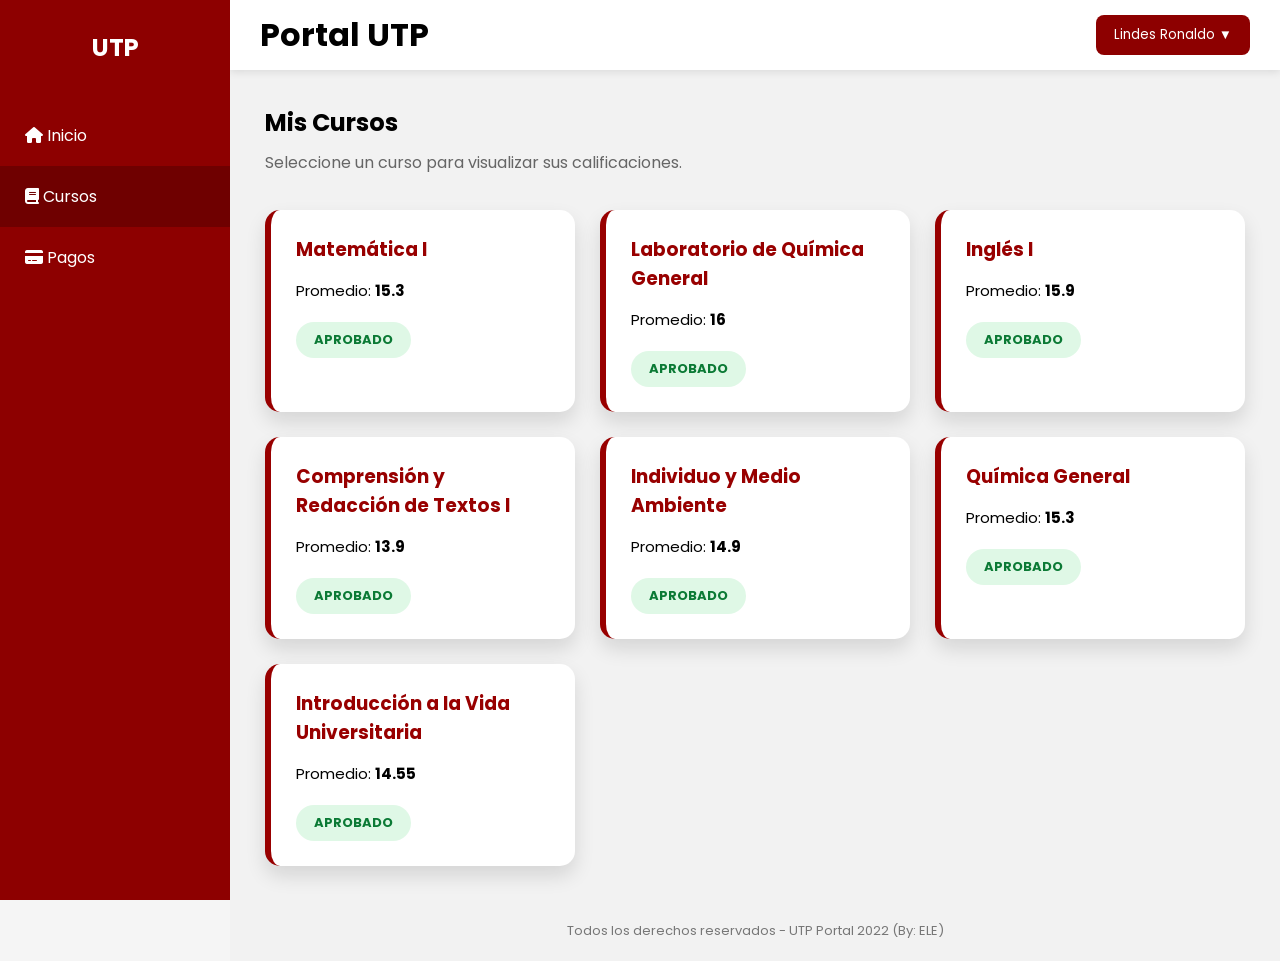
<file: curso.html>
<!DOCTYPE html>
<html lang="es">

<head>

    <meta charset="UTF-8">

    <meta name="viewport" content="width=device-width, initial-scale=1.0">

    <title>Detalle del Curso | Portal UTP</title>

    <link rel="preconnect" href="https://fonts.googleapis.com">

    <link rel="preconnect" href="https://fonts.gstatic.com" crossorigin>

    <link href="https://fonts.googleapis.com/css2?family=Poppins:wght@300;400;500;600;700&display=swap"
        rel="stylesheet">

    <link rel="stylesheet"
        href="https://cdnjs.cloudflare.com/ajax/libs/font-awesome/6.7.2/css/all.min.css">

    <link rel="stylesheet" href="css/style.css">

    <link rel="stylesheet" href="css/layout.css">

    <link rel="stylesheet" href="css/curso.css">

</head>

<body>

    <div class="sidebar">

        <h2>UTP</h2>

        <a href="inicio.html">

            <i class="fa-solid fa-house"></i>

            Inicio

        </a>

        <a href="cursos.html" class="activo">

            <i class="fa-solid fa-book"></i>

            Cursos

        </a>

        <a href="pagos.html">

            <i class="fa-solid fa-credit-card"></i>

            Pagos

        </a>

    </div>

    <div class="contenido">

        <header>

            <button class="menu-btn" id="menuBtn">
        <i class="fa-solid fa-bars"></i>
    </button>

    <h1>Portal UTP</h1>
    

            <div class="usuario">

                <button id="perfilBtn">

                    Lindes Ronaldo ▼

                </button>

                <div id="menuPerfil">

                    <a href="datos.html">

                        Datos personales

                    </a>

                    <a href="index.html">

                        Cerrar sesión

                    </a>

                </div>

            </div>

        </header>

        <main>

            <div class="curso-info">

                <h2 id="nombreCurso"></h2>

                <div class="resumen">

                    <div>

                        <h4>Promedio</h4>

                        <p id="promedioCurso"></p>

                    </div>

                    <div>

                        <h4>Estado</h4>

                        <p id="estadoCurso"></p>

                    </div>

                </div>

            </div>

            <button id="toggleNotas" class="btnNotas">

                ▼ Ver Calificaciones

            </button>

            <div id="panelNotas" class="panel">

                <table>

                    <thead>

                        <tr>

                            <th>Código</th>

                            <th>Evaluación</th>

                            <th>Peso</th>

                            <th>Nota</th>

                        </tr>

                    </thead>

                    <tbody id="tablaNotas">

                    </tbody>

                </table>

            </div>

        </main>

        <footer>

            Todos los derechos reservados - UTP Portal 2022 (By: ELE)

        </footer>

    </div>

    <script src="js/datos.js"></script>

    <script src="js/inicio.js"></script>

    <script src="js/curso.js"></script>

</body>

</html>
</file>
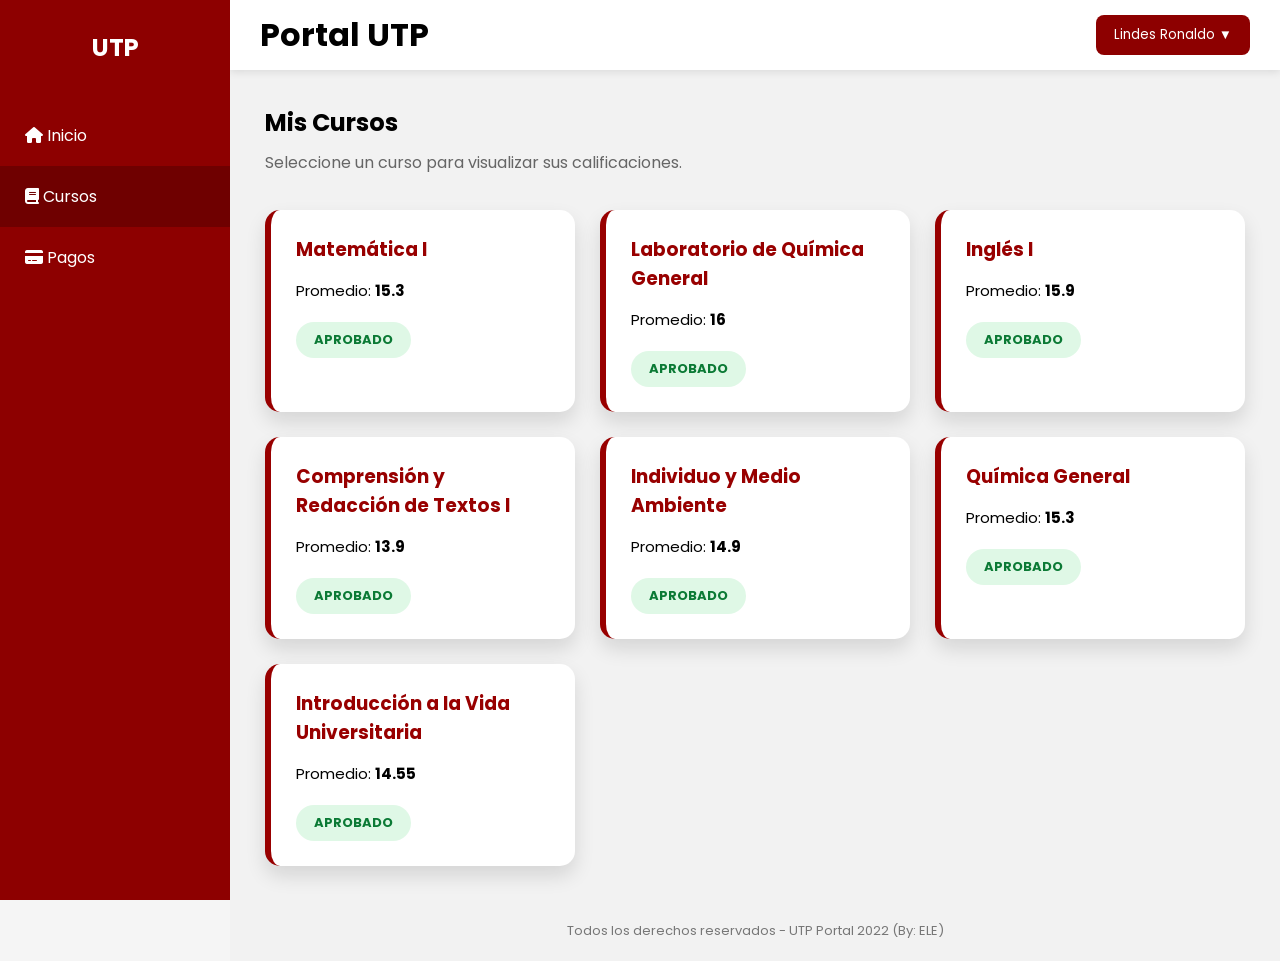
<file: cursos.html>
<!DOCTYPE html>
<html lang="es">

<head>

    <meta charset="UTF-8">

    <meta name="viewport" content="width=device-width, initial-scale=1.0">

    <title>Mis Cursos | Portal UTP</title>

    <link rel="preconnect" href="https://fonts.googleapis.com">

    <link rel="preconnect" href="https://fonts.gstatic.com" crossorigin>

    <link href="https://fonts.googleapis.com/css2?family=Poppins:wght@300;400;500;600;700&display=swap"
        rel="stylesheet">

    <link rel="stylesheet"
        href="https://cdnjs.cloudflare.com/ajax/libs/font-awesome/6.7.2/css/all.min.css">

    <link rel="stylesheet" href="css/style.css">

    <link rel="stylesheet" href="css/layout.css">

    <link rel="stylesheet" href="css/cursos.css">

</head>

<body>

    <div class="sidebar">

        <h2>UTP</h2>

        <a href="inicio.html">

            <i class="fa-solid fa-house"></i>

            Inicio

        </a>

        <a href="cursos.html" class="activo">

            <i class="fa-solid fa-book"></i>

            Cursos

        </a>

        <a href="pagos.html">

            <i class="fa-solid fa-credit-card"></i>

            Pagos

        </a>

    </div>

    <div class="contenido">

        <header>

            <button class="menu-btn" id="menuBtn">
        <i class="fa-solid fa-bars"></i>
    </button>

    <h1>Portal UTP</h1>
    

            <div class="usuario">

                <button id="perfilBtn">

                    Lindes Ronaldo ▼

                </button>

                <div id="menuPerfil">

                    <a href="datos.html">

                        Datos personales

                    </a>

                    <a href="index.html">

                        Cerrar sesión

                    </a>

                </div>

            </div>

        </header>

        <main>

            <h2>Mis Cursos</h2>

            <p class="descripcion">

                Seleccione un curso para visualizar sus calificaciones.

            </p>

            <div class="contenedor-cursos">

                <div class="curso-card" onclick="abrirCurso('matematica')">

                    <h3>Matemática I</h3>

                    <p>Promedio: <strong>15.3</strong></p>

                    <span class="estado aprobado">

                        APROBADO

                    </span>

                </div>

                <div class="curso-card" onclick="abrirCurso('labquimica')">

                    <h3>Laboratorio de Química General</h3>

                    <p>Promedio: <strong>16</strong></p>

                    <span class="estado aprobado">

                        APROBADO

                    </span>

                </div>

                <div class="curso-card" onclick="abrirCurso('ingles')">

                    <h3>Inglés I</h3>

                    <p>Promedio: <strong>15.9</strong></p>

                    <span class="estado aprobado">

                        APROBADO

                    </span>

                </div>

                <div class="curso-card" onclick="abrirCurso('comprension')">

                    <h3>Comprensión y Redacción de Textos I</h3>

                    <p>Promedio: <strong>13.9</strong></p>

                    <span class="estado aprobado">

                        APROBADO

                    </span>

                </div>

                <div class="curso-card" onclick="abrirCurso('medioambiente')">

                    <h3>Individuo y Medio Ambiente</h3>

                    <p>Promedio: <strong>14.9</strong></p>

                    <span class="estado aprobado">

                        APROBADO

                    </span>

                </div>

                <div class="curso-card" onclick="abrirCurso('quimica')">

                    <h3>Química General</h3>

                    <p>Promedio: <strong>15.3</strong></p>

                    <span class="estado aprobado">

                        APROBADO

                    </span>

                </div>

                <div class="curso-card" onclick="abrirCurso('ivu')">

                    <h3>Introducción a la Vida Universitaria</h3>

                    <p>Promedio: <strong>14.55</strong></p>

                    <span class="estado aprobado">

                        APROBADO

                    </span>

                </div>

            </div>

        </main>

        <footer>

            Todos los derechos reservados - UTP Portal 2022 (By: ELE)

        </footer>

    </div>

    <script src="js/inicio.js"></script>

    <script src="js/cursos.js"></script>

</body>

</html>
</file>
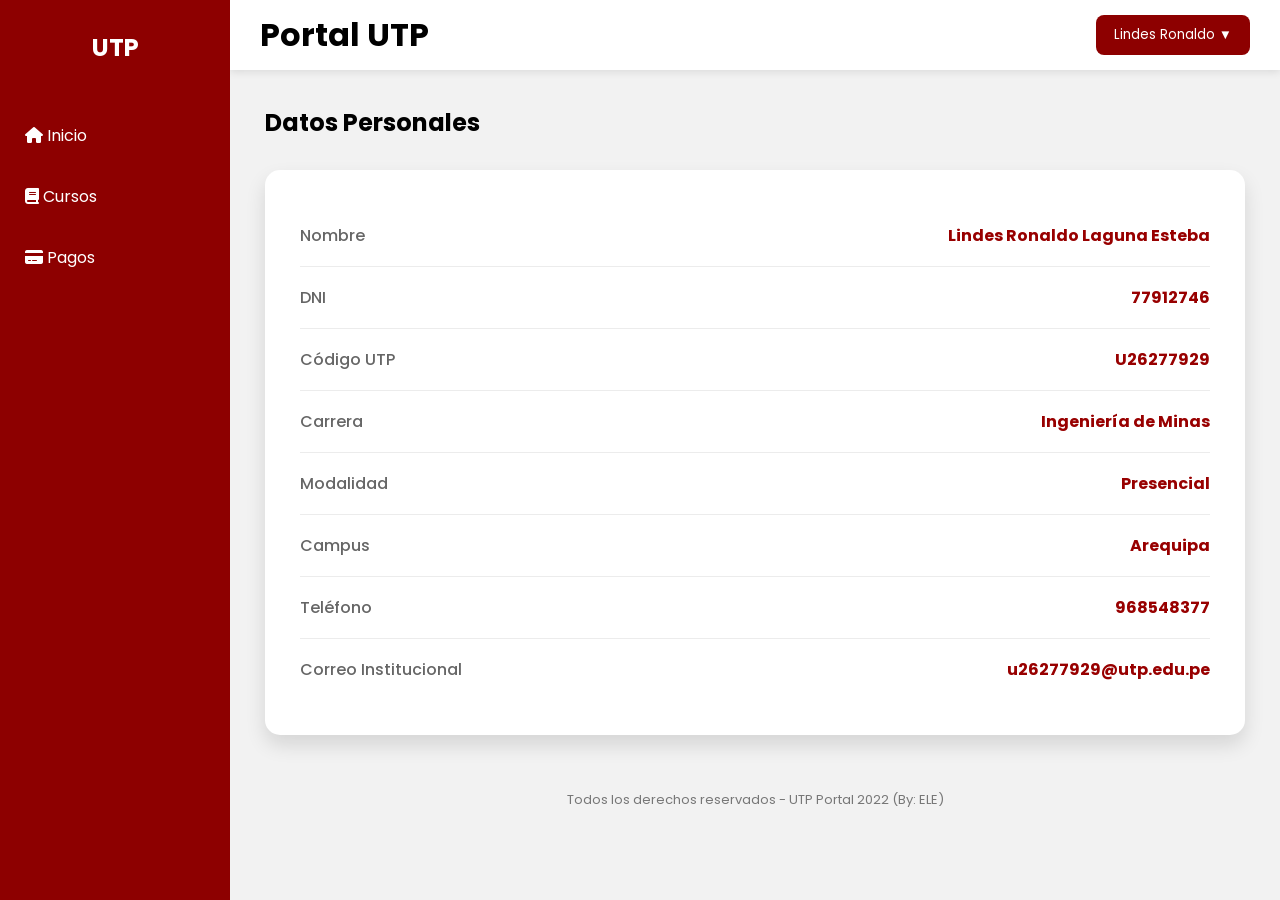
<file: datos.html>
<!DOCTYPE html>
<html lang="es">

<head>

    <meta charset="UTF-8">

    <meta name="viewport" content="width=device-width, initial-scale=1.0">

    <title>Datos Personales | Portal UTP</title>

    <link rel="preconnect" href="https://fonts.googleapis.com">

    <link rel="preconnect" href="https://fonts.gstatic.com" crossorigin>

    <link href="https://fonts.googleapis.com/css2?family=Poppins:wght@300;400;500;600;700&display=swap"
        rel="stylesheet">

    <link rel="stylesheet"
        href="https://cdnjs.cloudflare.com/ajax/libs/font-awesome/6.7.2/css/all.min.css">

    <link rel="stylesheet" href="css/style.css">

    <link rel="stylesheet" href="css/layout.css">

    <link rel="stylesheet" href="css/datos.css">

</head>

<body>

    <div class="sidebar">

        <h2>UTP</h2>

        <a href="inicio.html">

            <i class="fa-solid fa-house"></i>

            Inicio

        </a>

        <a href="cursos.html">

            <i class="fa-solid fa-book"></i>

            Cursos

        </a>

        <a href="pagos.html">

            <i class="fa-solid fa-credit-card"></i>

            Pagos

        </a>

    </div>

    <div class="contenido">

        <header>

            <button class="menu-btn" id="menuBtn">
        <i class="fa-solid fa-bars"></i>
    </button>

    <h1>Portal UTP</h1>

            <div class="usuario">

                <button id="perfilBtn">

                    Lindes Ronaldo ▼

                </button>

                <div id="menuPerfil">

                    <a href="datos.html">

                        Datos personales

                    </a>

                    <a href="index.html">

                        Cerrar sesión

                    </a>

                </div>

            </div>

        </header>

        <main>

            <h2>Datos Personales</h2>

            <div class="perfil">

                <div class="fila">

                    <span>Nombre</span>

                    <strong id="nombre"></strong>

                </div>

                <div class="fila">

                    <span>DNI</span>

                    <strong id="dni"></strong>

                </div>

                <div class="fila">

                    <span>Código UTP</span>

                    <strong id="codigo"></strong>

                </div>

                <div class="fila">

                    <span>Carrera</span>

                    <strong id="carrera"></strong>

                </div>

                <div class="fila">

                    <span>Modalidad</span>

                    <strong id="modalidad"></strong>

                </div>

                <div class="fila">

                    <span>Campus</span>

                    <strong id="campus"></strong>

                </div>

                <div class="fila">

                    <span>Teléfono</span>

                    <strong id="telefono"></strong>

                </div>

                <div class="fila">

                    <span>Correo Institucional</span>

                    <strong id="correo"></strong>

                </div>

            </div>

        </main>

        <footer>

            Todos los derechos reservados - UTP Portal 2022 (By: ELE)

        </footer>

    </div>

    <script src="js/datos.js"></script>

    <script src="js/inicio.js"></script>

    <script src="js/datos-personales.js"></script>

</body>

</html>
</file>
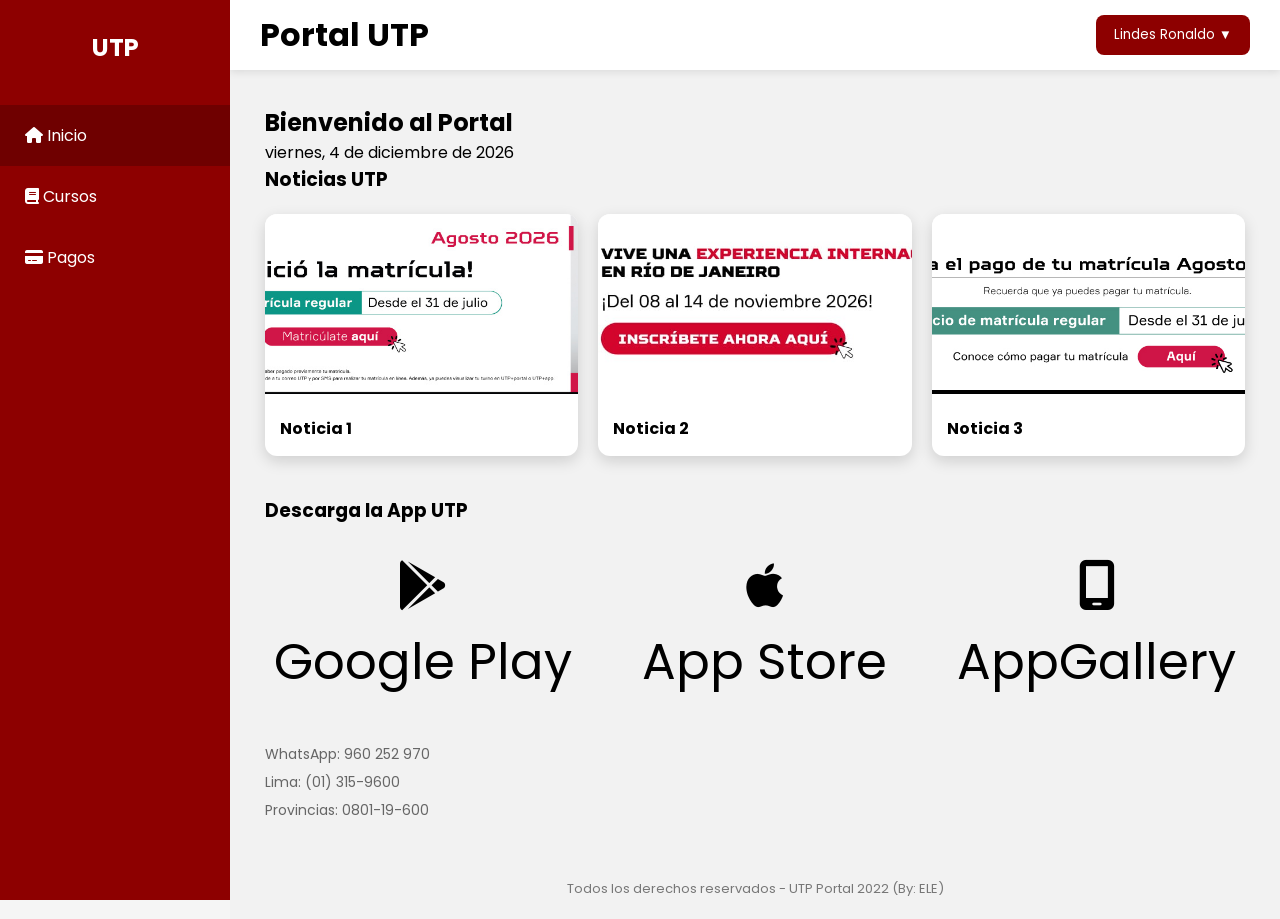
<file: inicio.html>
<!DOCTYPE html>
<html lang="es">

<head>

    <meta charset="UTF-8">
    <meta name="viewport" content="width=device-width, initial-scale=1.0">

    <title>UTP Portal</title>

    <link rel="preconnect" href="https://fonts.googleapis.com">
    <link rel="preconnect" href="https://fonts.gstatic.com" crossorigin>

    <link href="https://fonts.googleapis.com/css2?family=Poppins:wght@300;400;500;600;700&display=swap"
        rel="stylesheet">

    <link rel="stylesheet"
        href="https://cdnjs.cloudflare.com/ajax/libs/font-awesome/6.7.2/css/all.min.css">

    <link rel="stylesheet" href="css/style.css">
    <link rel="stylesheet" href="css/layout.css">
    <link rel="stylesheet" href="css/inicio.css">

</head>

<body>

<div class="sidebar">

    <h2>UTP</h2>

    <a href="inicio.html" class="activo">
        <i class="fa-solid fa-house"></i>
        Inicio
    </a>

    <a href="cursos.html">
        <i class="fa-solid fa-book"></i>
        Cursos
    </a>

    <a href="pagos.html">
        <i class="fa-solid fa-credit-card"></i>
        Pagos
    </a>

</div>

<div class="contenido">

<header>

    <button class="menu-btn" id="menuBtn">
        <i class="fa-solid fa-bars"></i>
    </button>

    <h1>Portal UTP</h1>

    <div class="usuario">

        <button id="perfilBtn">

            Lindes Ronaldo ▼

        </button>

        <div id="menuPerfil">

            <a href="datos.html">

                Datos personales

            </a>

            <a href="index.html">

                Cerrar sesión

            </a>

        </div>

    </div>

</header>

<main>

    <h2>Bienvenido al Portal</h2>

    <p id="fecha"></p>

    <section class="noticias">

        <h3>Noticias UTP</h3>

        <div class="cards">

            <div class="card">

                <img src="img\954.jpg">

                <h4>Noticia 1</h4>

            </div>

            <div class="card">

                <img src="img\945.jpg">

                <h4>Noticia 2</h4>

            </div>

            <div class="card">

                <img src="img\953.jpg">

                <h4>Noticia 3</h4>

            </div>

        </div>

    </section>

<section class="apps">

<h3>Descarga la App UTP</h3>

<div class="logos">

<div>

<i class="fa-brands fa-google-play"></i>

<p>Google Play</p>

</div>

<div>

<i class="fa-brands fa-apple"></i>

<p>App Store</p>

</div>

<div>

<i class="fa-solid fa-mobile-screen"></i>

<p>AppGallery</p>

</div>

</div>

</section>

<section class="contacto">

<p>WhatsApp: 960 252 970</p>

<p>Lima: (01) 315-9600</p>

<p>Provincias: 0801-19-600</p>

</section>

</main>

<footer>

Todos los derechos reservados - UTP Portal 2022 (By: ELE)

</footer>

</div>

<script src="js/inicio.js"></script>

</body>

</html>
</file>
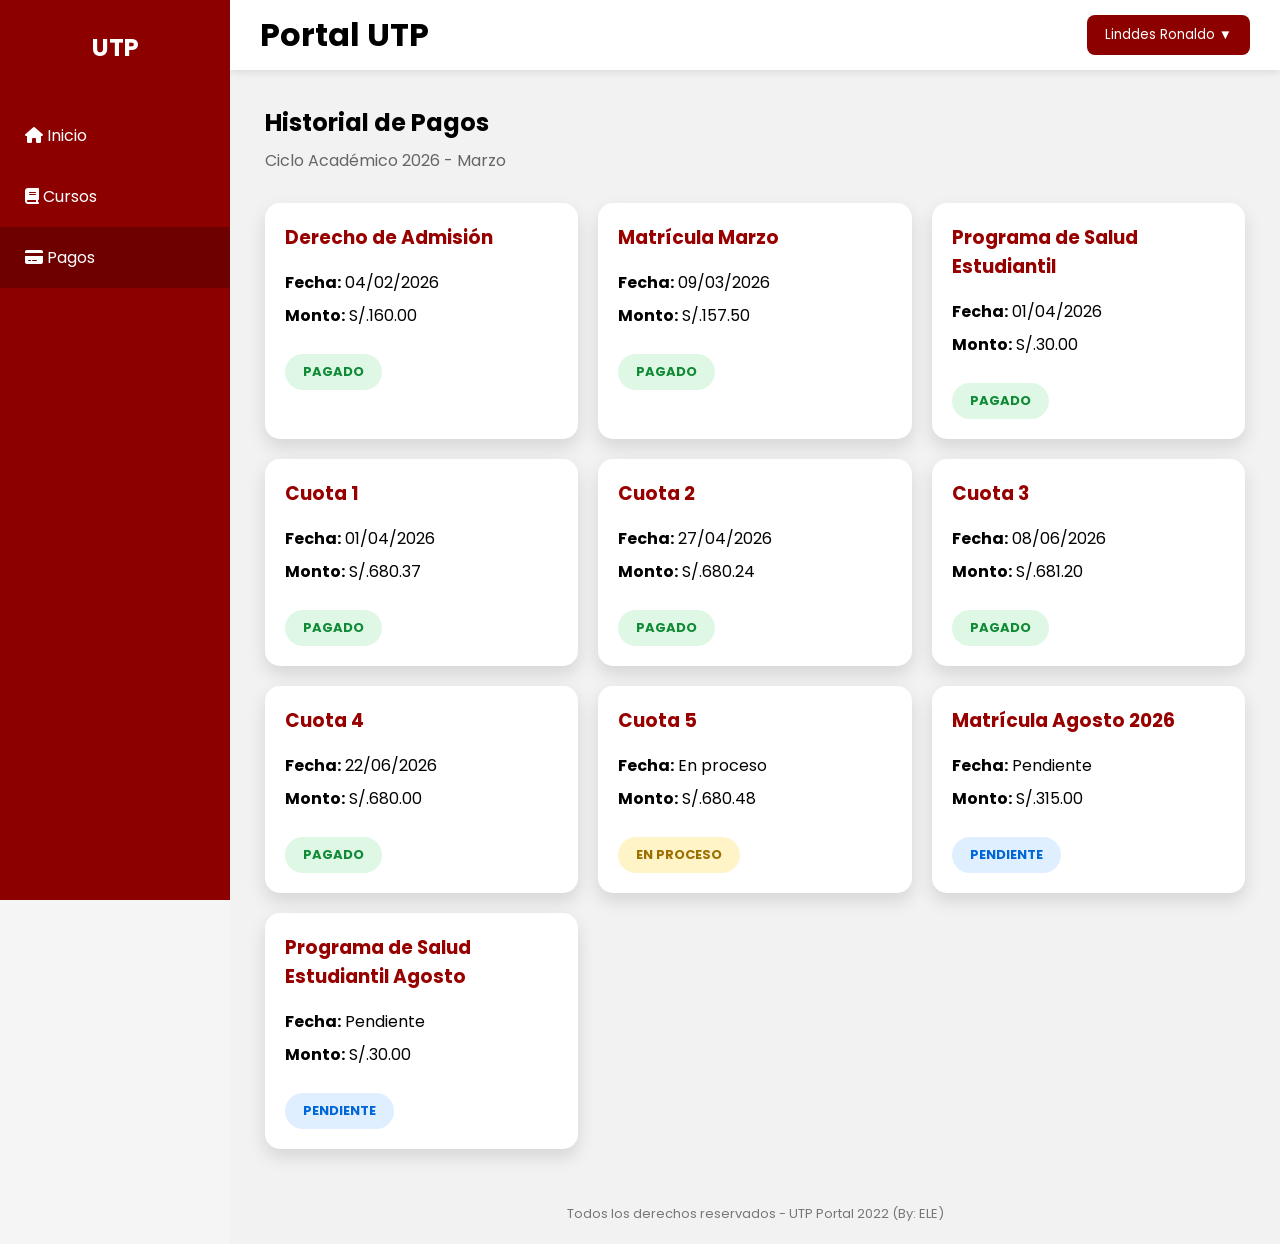
<file: pagos.html>
<!DOCTYPE html>
<html lang="es">

<head>

    <meta charset="UTF-8">

    <meta name="viewport" content="width=device-width, initial-scale=1.0">

    <title>Pagos | Portal UTP</title>

    <link rel="preconnect" href="https://fonts.googleapis.com">

    <link rel="preconnect" href="https://fonts.gstatic.com" crossorigin>

    <link href="https://fonts.googleapis.com/css2?family=Poppins:wght@300;400;500;600;700&display=swap"
        rel="stylesheet">

    <link rel="stylesheet"
        href="https://cdnjs.cloudflare.com/ajax/libs/font-awesome/6.7.2/css/all.min.css">

    <link rel="stylesheet" href="css/style.css">

    <link rel="stylesheet" href="css/layout.css">

    <link rel="stylesheet" href="css/pagos.css">

</head>

<body>

<div class="sidebar">

<h2>UTP</h2>

<a href="inicio.html">

<i class="fa-solid fa-house"></i>

Inicio

</a>

<a href="cursos.html">

<i class="fa-solid fa-book"></i>

Cursos

</a>

<a href="pagos.html" class="activo">

<i class="fa-solid fa-credit-card"></i>

Pagos

</a>

</div>

<div class="contenido">

<header>

<button class="menu-btn" id="menuBtn">
        <i class="fa-solid fa-bars"></i>
    </button>

    <h1>Portal UTP</h1>

<div class="usuario">

<button id="perfilBtn">

Linddes Ronaldo ▼

</button>

<div id="menuPerfil">

<a href="datos.html">

Datos personales

</a>

<a href="index.html">

Cerrar sesión

</a>

</div>

</div>

</header>

<main>

<h2>Historial de Pagos</h2>

<p class="subtitulo">

Ciclo Académico 2026 - Marzo

</p>

<div id="contenedorPagos">

</div>

</main>

<footer>

Todos los derechos reservados - UTP Portal 2022 (By: ELE)

</footer>

</div>

<script src="js/datos.js"></script>

<script src="js/inicio.js"></script>

<script src="js/pagos.js"></script>

</body>

</html>
</file>
<file: css/style.css>
/* ===========================
   RESET GENERAL
   Portal UTP
=========================== */

* {
    margin: 0;
    padding: 0;
    box-sizing: border-box;
}


html {
    width: 100%;
    min-height: 100%;
    overflow-x: hidden;
}


body {

    font-family: "Poppins", sans-serif;

    background: #f5f5f5;

    width: 100%;
    min-height: 100vh;

    overflow-x: hidden;

}


/* Enlaces */

a {

    text-decoration: none;

    color: inherit;

}


/* Botones */

button {

    cursor: pointer;

    border: none;

    font-family: "Poppins", sans-serif;

}


/* Imágenes adaptables */

img {

    max-width: 100%;

    height: auto;

}


/* Contenedores generales */

.container,
.content,
.main-content {

    width: 100%;

    max-width: 1200px;

    margin: auto;

    padding: 20px;

}


/* Evita que textos largos rompan la pantalla */

p,
h1,
h2,
h3,
span {

    overflow-wrap: break-word;

}


/* ===========================
      TABLETS
=========================== */

@media (max-width: 900px) {


    .container,
    .content,
    .main-content {

        padding: 15px;

    }


}


/* ===========================
      CELULARES
=========================== */

@media (max-width: 600px) {


    body {

        font-size: 14px;

    }


    h1 {

        font-size: 24px;

    }


    h2 {

        font-size: 20px;

    }


    h3 {

        font-size: 18px;

    }


    .container,
    .content,
    .main-content {

        width: 100%;

        padding: 10px;

    }


    button {

        width: 100%;

        padding: 12px;

    }


    input,
    select,
    textarea {

        width: 100%;

    }


    /* Tarjetas */

    .card,
    .curso-card,
    .info-card {

        width: 100% !important;

    }


}
</file>
<file: css/layout.css>
/* ===========================
   LAYOUT PORTAL UTP
=========================== */


.sidebar{

    position:fixed;

    left:0;

    top:0;

    width:230px;

    height:100vh;

    background:#8d0000;

    padding-top:30px;

    z-index:1000;

}


.sidebar h2{

    text-align:center;

    color:white;

    margin-bottom:40px;

}


.sidebar a{

    display:block;

    padding:18px 25px;

    color:white;

    transition:.3s;

}


.sidebar a:hover{

    background:#6f0000;

    padding-left:35px;

}


.activo{

    background:#6f0000;

}



/* CONTENIDO PRINCIPAL */

.contenido{

    margin-left:230px;

    min-height:100vh;

    background:#f2f2f2;

}



/* HEADER */

header{

    height:70px;

    background:white;

    display:flex;

    justify-content:space-between;

    align-items:center;

    padding:0 30px;

    box-shadow:0 2px 8px rgba(0,0,0,.1);

}


.usuario{

    position:relative;

}


#perfilBtn{

    background:#8d0000;

    color:white;

    padding:10px 18px;

    border-radius:8px;

}


#menuPerfil{

    display:none;

    position:absolute;

    right:0;

    top:55px;

    background:white;

    border-radius:10px;

    box-shadow:0 8px 20px rgba(0,0,0,.2);

    width:220px;

    overflow:hidden;

}


#menuPerfil a{

    display:block;

    padding:15px;

}


#menuPerfil a:hover{

    background:#f2f2f2;

}



/* FOOTER */

footer{

    text-align:center;

    padding:20px;

    font-size:13px;

    color:#777;

}



/* ===========================
      TABLETS
=========================== */

@media(max-width:900px){


    .sidebar{

        width:200px;

    }


    .contenido{

        margin-left:200px;

    }


}



/* ===========================
      CELULARES
=========================== */

@media(max-width:600px){


    .sidebar{

        width:230px;

        left:-230px;

        transition:.3s;

    }


    /*
       Cuando se active el menú
       aparecerá desde la izquierda
    */

    .sidebar.activo-menu{

        left:0;

    }



    .contenido{

        margin-left:0;

        width:100%;

    }



    header{

        height:auto;

        min-height:70px;

        padding:15px;

        flex-wrap:wrap;

        gap:10px;

    }



    header h1{

        font-size:22px;

    }



    #perfilBtn{

        padding:8px 12px;

        font-size:13px;

    }



    #menuPerfil{

        width:180px;

    }



    .sidebar a{

        padding:15px 20px;

    }



    
}
/* BOTÓN MENU CELULAR */

.menu-btn{

    display:none;

    background:#8d0000;

    color:white;

    font-size:22px;

    width:45px;

    height:40px;

    border-radius:8px;

}


/* CELULAR */

@media(max-width:600px){


    .menu-btn{

        display:block;

    }


}
</file>
<file: css/curso.css>
/* ===========================
   DETALLE CURSO PORTAL UTP
=========================== */


main{

    padding:35px;

}



.curso-info{

    background:white;

    padding:30px;

    border-radius:15px;

    box-shadow:0 10px 20px rgba(0,0,0,.12);

}



.curso-info h2{

    color:#980000;

    margin-bottom:30px;

}



.resumen{

    display:flex;

    gap:40px;

    flex-wrap:wrap;

}



.resumen div{

    background:#f5f5f5;

    padding:20px;

    border-radius:10px;

    min-width:180px;

    flex:1;

}



.resumen h4{

    margin-bottom:10px;

    color:#777;

}



.resumen p{

    font-size:24px;

    font-weight:bold;

}



.btnNotas{

    margin-top:35px;

    background:#980000;

    color:white;

    padding:14px 25px;

    border-radius:8px;

    font-size:16px;

}



.panel{

    margin-top:25px;

    display:none;

    animation:fade .4s;

    overflow-x:auto;

}



table{

    width:100%;

    min-width:600px;

    border-collapse:collapse;

    background:white;

    box-shadow:0 10px 20px rgba(0,0,0,.12);

}



th{

    background:#980000;

    color:white;

    padding:15px;

}



td{

    padding:14px;

    border-bottom:1px solid #ddd;

    text-align:center;

}



tr:hover{

    background:#f8f8f8;

}



@keyframes fade{

from{

    opacity:0;

    transform:translateY(-10px);

}

to{

    opacity:1;

    transform:translateY(0);

}

}



/* ===========================
      TABLETS
=========================== */

@media(max-width:900px){


    main{

        padding:25px;

    }


    .resumen{

        gap:20px;

    }


}



/* ===========================
      CELULARES
=========================== */

@media(max-width:600px){


    main{

        padding:15px;

    }


    .curso-info{

        padding:20px;

    }


    .curso-info h2{

        font-size:20px;

    }


    .resumen{

        flex-direction:column;

        gap:15px;

    }


    .resumen div{

        width:100%;

        min-width:0;

    }


    .resumen p{

        font-size:22px;

    }


    .btnNotas{

        width:100%;

        font-size:14px;

    }


    .panel{

        width:100%;

    }


}
</file>
<file: css/cursos.css>
/* ===========================
   CURSOS PORTAL UTP
=========================== */


main{

    padding:35px;

}


.descripcion{

    margin-top:10px;

    color:#666;

}



.contenedor-cursos{

    display:grid;

    grid-template-columns:repeat(auto-fit,minmax(280px,1fr));

    gap:25px;

    margin-top:35px;

}



.curso-card{

    background:white;

    padding:25px;

    border-radius:15px;

    cursor:pointer;

    box-shadow:0 10px 20px rgba(0,0,0,.12);

    border-left:6px solid #980000;

    transition:.35s;

}



.curso-card:hover{

    transform:translateY(-8px);

    box-shadow:0 20px 30px rgba(0,0,0,.18);

}



.curso-card h3{

    margin-bottom:15px;

    color:#980000;

}



.curso-card p{

    margin-bottom:20px;

    font-size:15px;

}



.estado{

    display:inline-block;

    padding:8px 18px;

    border-radius:30px;

    font-size:13px;

    font-weight:bold;

}



.aprobado{

    background:#dff8e6;

    color:#0b7a35;

}



/* ===========================
      TABLETS
=========================== */

@media(max-width:900px){


    main{

        padding:25px;

    }


    .contenedor-cursos{

        gap:20px;

    }


}



/* ===========================
      CELULARES
=========================== */

@media(max-width:600px){


    main{

        padding:15px;

    }


    .descripcion{

        font-size:14px;

    }


    .contenedor-cursos{

        grid-template-columns:1fr;

        gap:15px;

        margin-top:25px;

    }


    .curso-card{

        padding:20px;

    }


    .curso-card h3{

        font-size:18px;

    }


    .curso-card p{

        font-size:14px;

    }


    .estado{

        font-size:12px;

        padding:7px 15px;

    }


}
</file>
<file: css/datos.css>
/* ===========================
   DATOS PERSONALES UTP
=========================== */


main{

    padding:35px;

}



.perfil{

    margin-top:30px;

    background:white;

    padding:35px;

    border-radius:15px;

    box-shadow:0 10px 20px rgba(0,0,0,.12);

}



.fila{

    display:flex;

    justify-content:space-between;

    align-items:center;

    gap:20px;

    padding:18px 0;

    border-bottom:1px solid #ececec;

}



.fila:last-child{

    border:none;

}



.fila span{

    color:#666;

    font-weight:500;

}



.fila strong{

    color:#980000;

    font-size:16px;

    text-align:right;

    overflow-wrap:break-word;

}



/* ===========================
      TABLETS
=========================== */

@media(max-width:900px){


    main{

        padding:25px;

    }


}



/* ===========================
      CELULARES
=========================== */

@media(max-width:600px){


    main{

        padding:15px;

    }



    .perfil{

        padding:20px;

        margin-top:20px;

    }



    .fila{

        flex-direction:column;

        align-items:flex-start;

        gap:8px;

        padding:15px 0;

    }



    .fila span{

        font-size:14px;

    }



    .fila strong{

        font-size:15px;

        text-align:left;

        width:100%;

    }


}
</file>
<file: css/inicio.css>
/* ===========================
   INICIO PORTAL UTP
=========================== */


main{

    padding:35px;

}



/* NOTICIAS */

.cards{

    display:grid;

    grid-template-columns:repeat(3,1fr);

    gap:20px;

    margin-top:20px;

}


.card{

    background:white;

    border-radius:12px;

    overflow:hidden;

    box-shadow:0 5px 15px rgba(0,0,0,.15);

    transition:.3s;

}


.card:hover{

    transform:translateY(-8px);

}


.card img{

    width:100%;

    height:180px;

    object-fit:cover;

}


.card h4{

    padding:15px;

}



/* APPS */

.apps{

    margin-top:40px;

}


.logos{

    display:flex;

    justify-content:center;

    align-items:center;

    gap:70px;

    margin-top:25px;

    font-size:50px;

    text-align:center;

}


.logos div{

    min-width:100px;

}



/* CONTACTO */

.contacto{

    margin-top:40px;

    font-size:14px;

    color:#666;

    line-height:28px;

}



/* ===========================
      TABLETS
=========================== */

@media(max-width:900px){


    main{

        padding:25px;

    }


    .cards{

        grid-template-columns:repeat(2,1fr);

    }


    .logos{

        gap:35px;

        font-size:40px;

    }


}



/* ===========================
      CELULARES
=========================== */

@media(max-width:600px){


    main{

        padding:15px;

    }



    .cards{

        grid-template-columns:1fr;

        gap:15px;

    }



    .card img{

        height:160px;

    }



    .apps{

        margin-top:30px;

    }



    .logos{

        flex-direction:column;

        gap:25px;

        font-size:40px;

    }



    .contacto{

        font-size:13px;

        line-height:24px;

    }



}
</file>
<file: css/pagos.css>
/* ===========================
   PAGOS PORTAL UTP
=========================== */


main{

    padding:35px;

}


.subtitulo{

    margin-top:8px;

    color:#666;

}


/* CONTENEDOR DE PAGOS */

#contenedorPagos{

    margin-top:30px;

    display:grid;

    grid-template-columns:repeat(auto-fit,minmax(280px,1fr));

    gap:20px;

}



/* TARJETAS */

.tarjetaPago{

    background:white;

    padding:20px;

    border-radius:15px;

    box-shadow:0 8px 18px rgba(0,0,0,.12);

    transition:.3s;

}


.tarjetaPago:hover{

    transform:translateY(-6px);

}



.tarjetaPago h3{

    margin-bottom:18px;

    color:#980000;

}



.tarjetaPago p{

    margin:8px 0;

}



/* ESTADOS */

.estado{

    display:inline-block;

    margin-top:18px;

    padding:8px 18px;

    border-radius:30px;

    font-size:13px;

    font-weight:bold;

}


.pagado{

    background:#dff7e5;

    color:#0f8a35;

}


.proceso{

    background:#fff4c7;

    color:#9b7000;

}


.pendiente{

    background:#dfefff;

    color:#0067d8;

}



/* ===========================
      TABLETS
=========================== */

@media(max-width:900px){


    main{

        padding:25px;

    }


}



/* ===========================
      CELULARES
=========================== */

@media(max-width:600px){


    main{

        padding:15px;

    }


    .subtitulo{

        font-size:14px;

    }


    #contenedorPagos{

        grid-template-columns:1fr;

        gap:15px;

        margin-top:20px;

    }


    .tarjetaPago{

        padding:18px;

    }


    .tarjetaPago h3{

        font-size:18px;

    }


    .estado{

        font-size:12px;

        padding:7px 15px;

    }


}
</file>
